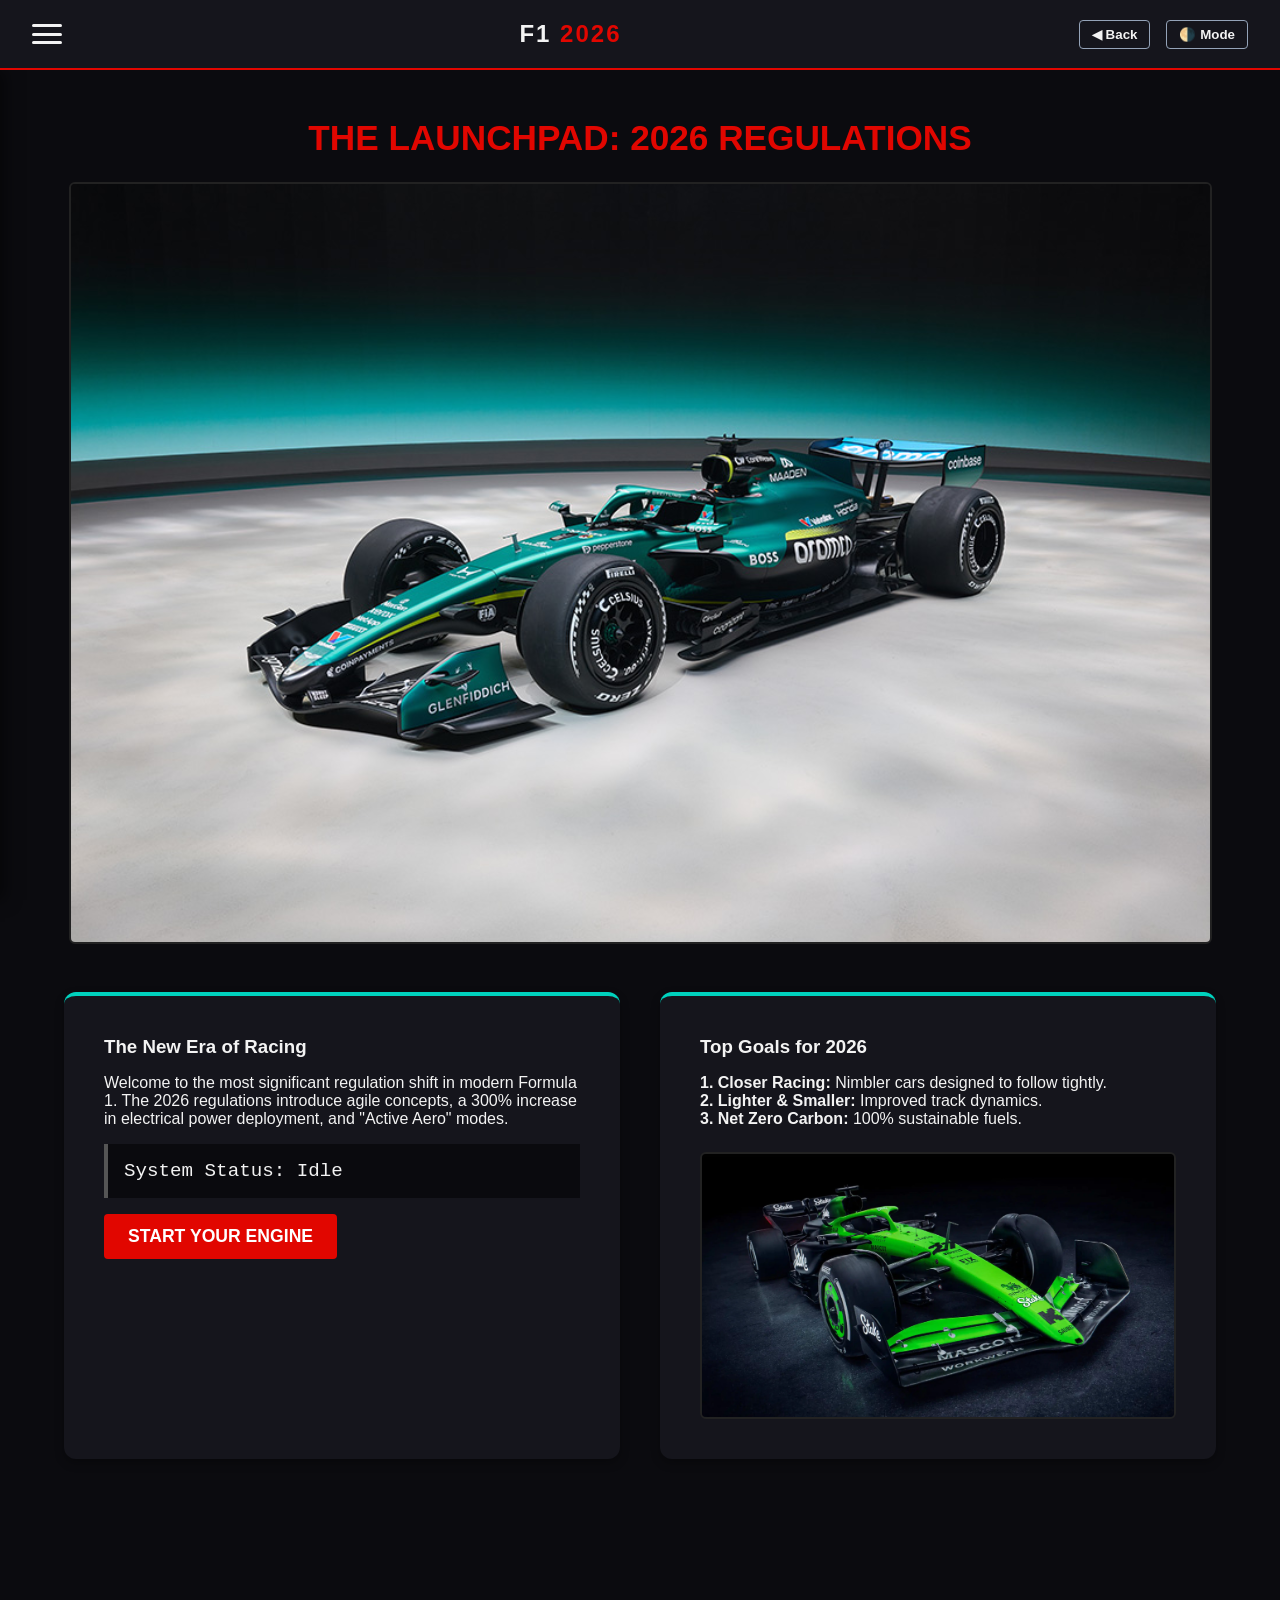
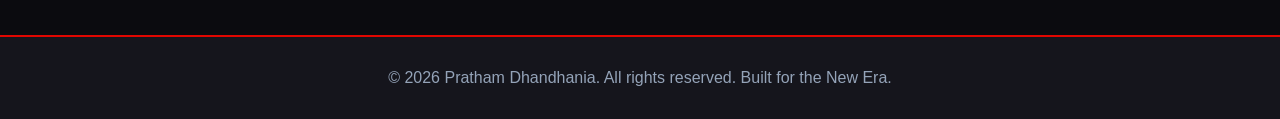
<file: index.html>
<!DOCTYPE html>
<html lang="en">
<head>
  <meta charset="UTF-8">
  <meta name="viewport" content="width=device-width, initial-scale=1.0">
  <title>F1 2026: The Launchpad</title>
  <link rel="apple-touch-icon" sizes="180x180" href="favicon/apple-touch-icon.png">
  
  <link rel="icon" type="image/png" sizes="32x32" href="favicon/favicon-32x32.png">
  <link rel="icon" type="image/png" sizes="16x16" href="favicon/favicon-16x16.png">
  <link rel="shortcut icon" href="favicon/favicon.ico">
  
  <link rel="icon" type="image/png" sizes="192x192" href="favicon/android-chrome-192x192.png">
  <link rel="icon" type="image/png" sizes="512x512" href="favicon/android-chrome-512x512.png">
  
  <link rel="manifest" href="favicon/site.webmanifest">
  <link rel="stylesheet" href="CSS/style.css">
</head>
<body>
  <input type="checkbox" id="sidebar-toggle" class="sidebar-toggle">

  <header class="header">
    <label for="sidebar-toggle" class="hamburger">
      <span></span><span></span><span></span>
    </label>
    <div class="logo">F1 <span>2026</span></div>
    <div class="top-controls">
      <button onclick="goBack()" class="control-btn">◀ Back</button>
      <button onclick="toggleDarkMode()" class="control-btn">🌗 Mode</button>
    </div>
  </header>

  <aside class="sidebar">
    <h3>Menu + F1 Related Links</h3>
    <ul>
      <li><a href="index.html">1. The Launchpad</a></li>
      <li><a href="evolution.html">2. Spec Sheet</a></li>
      <li><a href="paddock.html">3. The Paddock</a></li>
      
      <li style="margin-top: 2rem; border-top: 1px solid #333; padding-top: 1rem;">
        <a href="https://www.fia.com/" target="_blank">FIA Regulations ↗</a>
      </li>
      <li>
        <a href="https://www.formula1.com/" target="_blank">Formula1.com ↗</a>
      </li>
      <li style="margin-top: 2rem; border-top: 1px solid #333; padding-top: 1rem;">
        <a href="https://f1experiences.com/calendar-of-events" target="_blank">F1 Race Calender ↗</a>
      </li>
    </ul>
  </aside>

  <main class="main-content">
    <section id="launchpad" class="page-section">
      <h2 class="levitate" style="text-align: center;">The Launchpad: 2026 Regulations</h2>
      <img src="media/Aston martin.png" alt="F1 2026 Car Concept - Aston Martin" class="levitate" style="margin: 0 auto 3rem auto;">
      
      <div class="grid-container">
        <div class="card">
          <h3>The New Era of Racing</h3>
          <p>Welcome to the most significant regulation shift in modern Formula 1. The 2026 regulations introduce agile concepts, a 300% increase in electrical power deployment, and "Active Aero" modes.</p>
          <div class="status-box" id="systemStatus">System Status: Idle</div>
          <button class="f1-btn" onclick="engageSystem()">Start Your Engine</button>
        </div>
        
        <div class="card">
          <h3>Top Goals for 2026</h3>
          <ul>
            <li><strong>1. Closer Racing:</strong> Nimbler cars designed to follow tightly.</li>
            <li><strong>2. Lighter & Smaller:</strong> Improved track dynamics.</li>
            <li><strong>3. Net Zero Carbon:</strong> 100% sustainable fuels.</li>
          </ul>
          <img src="media/Stake F1.png" alt="Stake F1 Conceptual Render" style="margin-top: 1.5rem;">
        </div>
      </div>
    </section>
  </main>

  <script src="JS/script.js"></script>
  <footer style="background-color: var(--card-bg); padding: 2rem; text-align: center; border-top: 2px solid var(--primary-accent);">
    <p style="color: var(--text-muted);">&copy; 2026 Pratham Dhandhania. All rights reserved. Built for the New Era.</p>
  </footer>
</body>
</html>
</file>
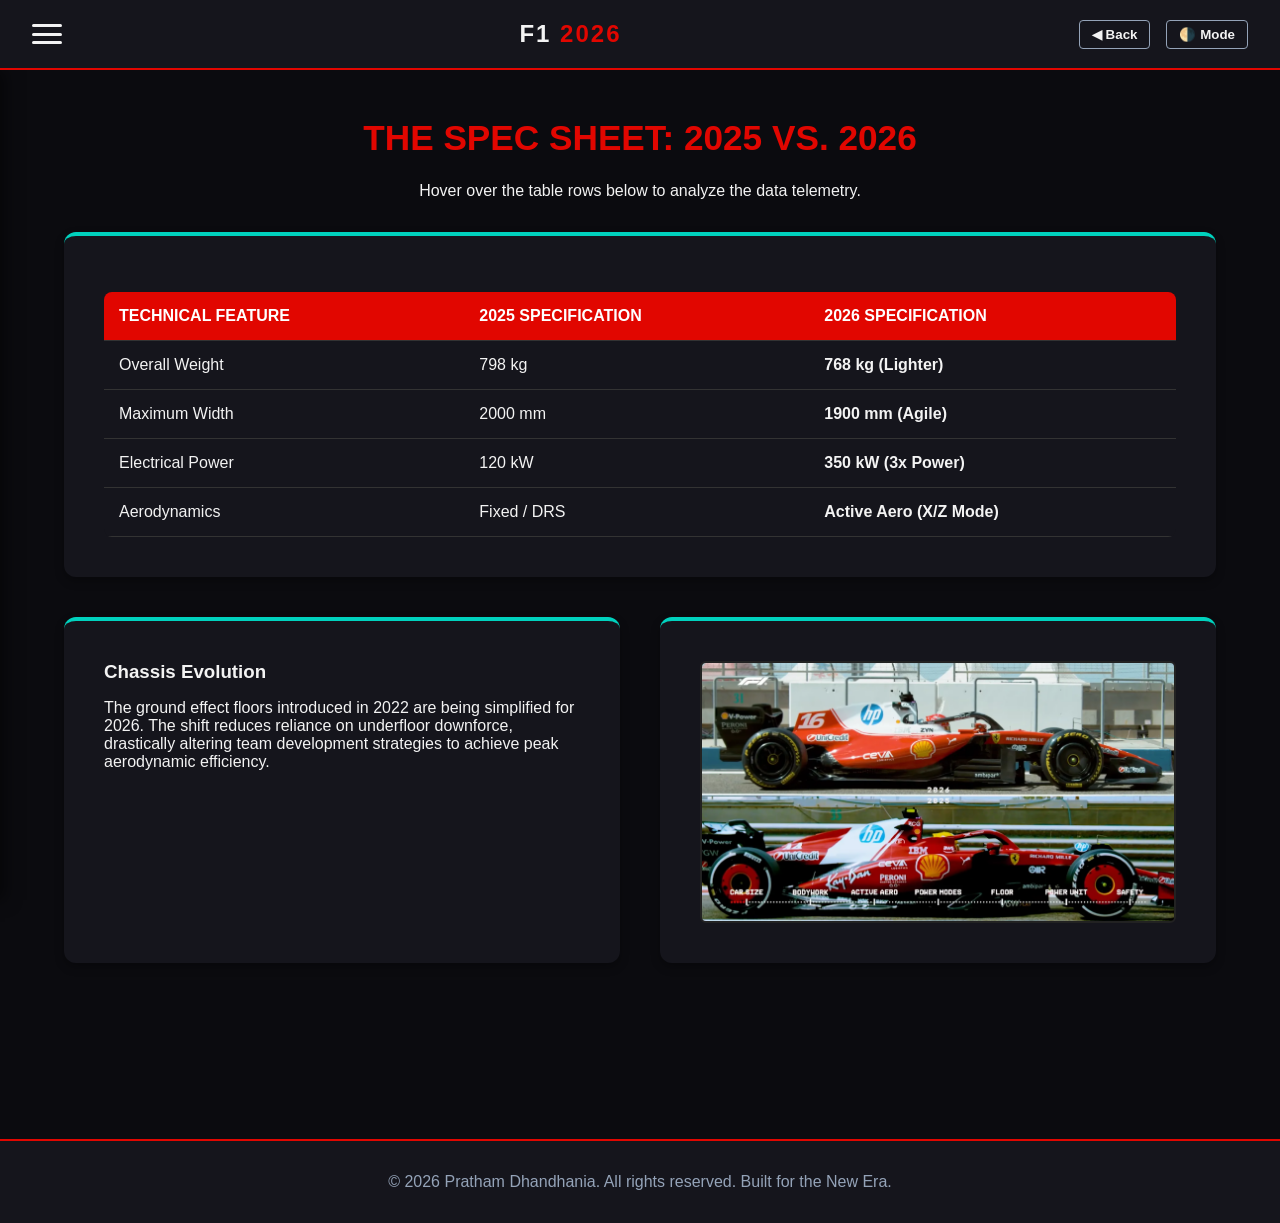
<file: evolution.html>
<!DOCTYPE html>
<html lang="en">
<head>
  <meta charset="UTF-8">
  <meta name="viewport" content="width=device-width, initial-scale=1.0">
  <title>F1 2026: The Spec Sheet</title>
  <link rel="apple-touch-icon" sizes="180x180" href="favicon/apple-touch-icon.png">
  
  <link rel="icon" type="image/png" sizes="32x32" href="favicon/favicon-32x32.png">
  <link rel="icon" type="image/png" sizes="16x16" href="favicon/favicon-16x16.png">
  <link rel="shortcut icon" href="favicon/favicon.ico">
  
  <link rel="icon" type="image/png" sizes="192x192" href="favicon/android-chrome-192x192.png">
  <link rel="icon" type="image/png" sizes="512x512" href="favicon/android-chrome-512x512.png">
  
  <link rel="manifest" href="favicon/site.webmanifest">
  <link rel="stylesheet" href="CSS/style.css">
</head>
<body>
  <input type="checkbox" id="sidebar-toggle" class="sidebar-toggle">

  <header class="header">
    <label for="sidebar-toggle" class="hamburger">
      <span></span><span></span><span></span>
    </label>
    <div class="logo">F1 <span>2026</span></div>
    <div class="top-controls">
      <button onclick="goBack()" class="control-btn">◀ Back</button>
      <button onclick="toggleDarkMode()" class="control-btn">🌗 Mode</button>
    </div>
  </header>

  <aside class="sidebar">
    <h3>Menu + F1 Related Links</h3>
    <ul>
      <li><a href="index.html">1. The Launchpad</a></li>
      <li><a href="evolution.html">2. Spec Sheet</a></li>
      <li><a href="paddock.html">3. The Paddock</a></li>
      
      <li style="margin-top: 2rem; border-top: 1px solid #333; padding-top: 1rem;">
        <a href="https://www.fia.com/" target="_blank">FIA Regulations ↗</a>
      </li>
      <li>
        <a href="https://www.formula1.com/" target="_blank">Formula1.com ↗</a>
      </li>
      <li style="margin-top: 2rem; border-top: 1px solid #333; padding-top: 1rem;">
        <a href="https://f1experiences.com/calendar-of-events" target="_blank">F1 Race Calender ↗</a>
      </li>
    </ul>
  </aside>

  <main class="main-content">
    <section id="specs" class="page-section">
      <h2 style="text-align: center;">The Spec Sheet: 2025 vs. 2026</h2>
      <p style="text-align: center; margin-bottom: 2rem;">Hover over the table rows below to analyze the data telemetry.</p>
      
      <div class="card" style="margin-bottom: 2.5rem;">
        <table>
          <thead>
            <tr>
              <th>Technical Feature</th>
              <th>2025 Specification</th>
              <th>2026 Specification</th>
            </tr>
          </thead>
          <tbody>
            <tr>
              <td>Overall Weight</td>
              <td>798 kg</td>
              <td class="spec-target">768 kg (Lighter)</td>
            </tr>
            <tr>
              <td>Maximum Width</td>
              <td>2000 mm</td>
              <td class="spec-target">1900 mm (Agile)</td>
            </tr>
            <tr>
              <td>Electrical Power</td>
              <td>120 kW</td>
              <td class="spec-target">350 kW (3x Power)</td>
            </tr>
            <tr>
              <td>Aerodynamics</td>
              <td>Fixed / DRS</td>
              <td class="spec-target">Active Aero (X/Z Mode)</td>
            </tr>
          </tbody>
        </table>
      </div>

      <div class="grid-container">
        <div class="card">
          <h3>Chassis Evolution</h3>
          <p>The ground effect floors introduced in 2022 are being simplified for 2026. The shift reduces reliance on underfloor downforce, drastically altering team development strategies to achieve peak aerodynamic efficiency.</p>
        </div>
        <div class="card">
          <img src="media/Ferrari comparison photo.png" alt="Side-by-side comparison">
        </div>
      </div>
    </section>
  </main>

  <script src="JS/script.js"></script>
  <footer style="background-color: var(--card-bg); padding: 2rem; text-align: center; border-top: 2px solid var(--primary-accent);">
    <p style="color: var(--text-muted);">&copy; 2026 Pratham Dhandhania. All rights reserved. Built for the New Era.</p>
  </footer>
</body>
</html>
</file>
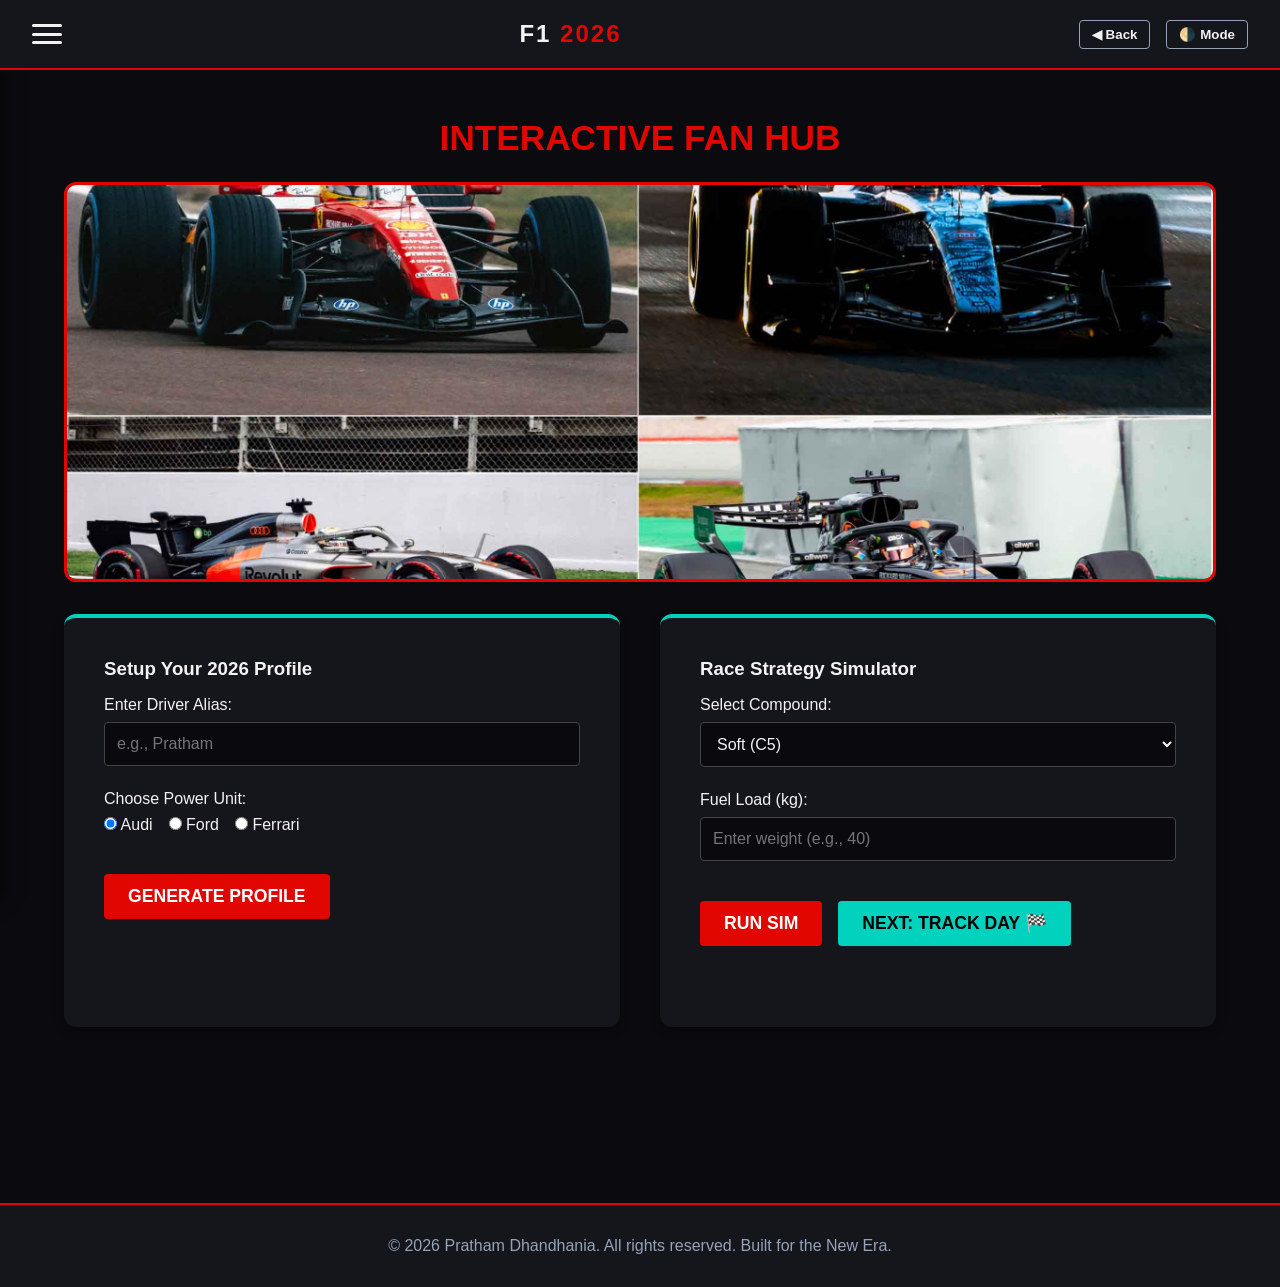
<file: paddock.html>
<!DOCTYPE html>
<html lang="en">
<head>
  <meta charset="UTF-8">
  <meta name="viewport" content="width=device-width, initial-scale=1.0">
  <title>F1 2026: The Paddock</title>
  <link rel="apple-touch-icon" sizes="180x180" href="favicon/apple-touch-icon.png">
  
  <link rel="icon" type="image/png" sizes="32x32" href="favicon/favicon-32x32.png">
  <link rel="icon" type="image/png" sizes="16x16" href="favicon/favicon-16x16.png">
  <link rel="shortcut icon" href="favicon/favicon.ico">
  
  <link rel="icon" type="image/png" sizes="192x192" href="favicon/android-chrome-192x192.png">
  <link rel="icon" type="image/png" sizes="512x512" href="favicon/android-chrome-512x512.png">
  
  <link rel="manifest" href="favicon/site.webmanifest">
  <link rel="stylesheet" href="CSS/style.css">
</head>
<body>
  <input type="checkbox" id="sidebar-toggle" class="sidebar-toggle">

  <header class="header">
    <label for="sidebar-toggle" class="hamburger">
      <span></span><span></span><span></span>
    </label>
    <div class="logo">F1 <span>2026</span></div>
    <div class="top-controls">
      <button onclick="goBack()" class="control-btn">◀ Back</button>
      <button onclick="toggleDarkMode()" class="control-btn">🌗 Mode</button>
    </div>
  </header>

  <aside class="sidebar">
    <h3>Menu + F1 Related Links</h3>
    <ul>
      <li><a href="index.html">1. The Launchpad</a></li>
      <li><a href="evolution.html">2. Spec Sheet</a></li>
      <li><a href="paddock.html">3. The Paddock</a></li>
      
      <li style="margin-top: 2rem; border-top: 1px solid #333; padding-top: 1rem;">
        <a href="https://www.fia.com/" target="_blank">FIA Regulations ↗</a>
      </li>
      <li>
        <a href="https://www.formula1.com/" target="_blank">Formula1.com ↗</a>
      </li>
      <li style="margin-top: 2rem; border-top: 1px solid #333; padding-top: 1rem;">
        <a href="https://f1experiences.com/calendar-of-events" target="_blank">F1 Race Calender ↗</a>
      </li>
    </ul>
  </aside>

  <main class="main-content">
    <section id="paddock" class="page-section">
      <h2 style="text-align: center;">Interactive Fan Hub</h2>
      
      <img src="media/Mixed image.png" alt="F1 Cars" class="hero-banner levitate">
      
      <div class="grid-container">
        
        <div class="card">
          <h3>Setup Your 2026 Profile</h3>
          <form class="paddock-form">
            <div class="form-group">
              <label for="driverAlias">Enter Driver Alias:</label>
              <input type="text" id="driverAlias" placeholder="e.g., Pratham">
            </div>
            <div class="form-group">
              <label>Choose Power Unit:</label>
              <div class="radio-group">
                <label><input type="radio" name="powerUnit" value="Audi" checked> Audi</label>
                <label><input type="radio" name="powerUnit" value="Ford-Red Bull"> Ford</label>
                <label><input type="radio" name="powerUnit" value="Ferrari"> Ferrari</label>
              </div>
            </div>
            <button class="f1-btn" onclick="processProfile(event)">Generate Profile</button>
          </form>
          <div id="profileOutput" style="margin-top: 1rem; font-weight: bold; height: 25px;"></div>
        </div>

        <div class="card">
          <h3>Race Strategy Simulator</h3>
          <form class="paddock-form">
            <div class="form-group">
              <label for="tireType">Select Compound:</label>
              <select id="tireType">
                <option value="Soft">Soft (C5)</option>
                <option value="Medium">Medium (C3)</option>
                <option value="Hard">Hard (C1)</option>
              </select>
            </div>
            <div class="form-group">
              <label for="fuelKg">Fuel Load (kg):</label>
              <input type="number" id="fuelKg" placeholder="Enter weight (e.g., 40)">
            </div>
            
            <div style="display: flex; gap: 1rem;">
              <button class="f1-btn" onclick="runStrategySim(event)">Run Sim</button>
              <button type="button" class="f1-btn" style="background-color: var(--secondary-accent); color: #000;" onclick="nextPhase()">Next: Track Day 🏁</button>
            </div>
          </form>
          <div id="simResult" style="margin-top: 1rem; font-weight: bold; height: 25px;"></div>
        </div>

      </div>
    </section>
  </main>

  <script src="JS/script.js"></script>
  <footer style="background-color: var(--card-bg); padding: 2rem; text-align: center; border-top: 2px solid var(--primary-accent);">
    <p style="color: var(--text-muted);">&copy; 2026 Pratham Dhandhania. All rights reserved. Built for the New Era.</p>
  </footer>
</body>
</html>
</file>
<file: CSS/style.css>
/* =========================================
   1. F1 Theme Variables (Dark & Light)
   ========================================= */
:root {
  /* Default Dark Mode */
  --bg-color: #0B0B0F; 
  --primary-accent: #E10600; 
  --secondary-accent: #00D2BE; 
  --text-light: #F3F3F3; 
  --text-muted: #94a3b8;
  --card-bg: #15151C; 
  --shadow-color: rgba(0, 210, 190, 0.2);
  
  --header-height: 70px;
  --font-main: 'Segoe UI', Tahoma, Geneva, Verdana, sans-serif;
}

/* Light Mode Overrides */
body.light-mode {
  --bg-color: #f4f4f9;
  --text-light: #111111;
  --text-muted: #555555;
  --card-bg: #ffffff;
  --shadow-color: rgba(0, 0, 0, 0.15);
}

* {
  margin: 0;
  padding: 0;
  box-sizing: border-box;
}

body {
  font-family: var(--font-main);
  background-color: var(--bg-color);
  color: var(--text-light);
  display: flex;
  flex-direction: column;
  min-height: 100vh;
  padding-top: var(--header-height);
  overflow-x: hidden;
  transition: background-color 0.4s ease, color 0.4s ease;
}

a { text-decoration: none; color: var(--secondary-accent); }
ul { list-style: none; }
img { max-width: 100%; border-radius: 6px; border: 2px solid #222; display: block; }

/* =========================================
   2. Header & Top Controls
   ========================================= */
.header {
  position: fixed;
  top: 0;
  left: 0;
  width: 100%;
  height: var(--header-height);
  background-color: var(--card-bg);
  display: flex;
  align-items: center;
  justify-content: space-between;
  padding: 0 2rem;
  z-index: 1000;
  border-bottom: 2px solid var(--primary-accent);
  transition: background-color 0.4s ease;
}

.logo {
  font-size: 1.5rem;
  font-weight: bold;
  text-transform: uppercase;
  letter-spacing: 2px;
}
.logo span { color: var(--primary-accent); }

.top-controls {
  display: flex;
  gap: 1rem;
}

.control-btn {
  background: transparent;
  color: var(--text-light);
  border: 1px solid var(--text-muted);
  padding: 6px 12px;
  border-radius: 4px;
  cursor: pointer;
  font-weight: bold;
  transition: all 0.3s ease;
}
.control-btn:hover {
  background: var(--primary-accent);
  color: #fff;
  border-color: var(--primary-accent);
}

/* =========================================
   3. Universal Hamburger & Sidebar
   ========================================= */
.sidebar-toggle { display: none; }

.hamburger {
  display: flex;
  flex-direction: column;
  justify-content: space-between;
  width: 30px;
  height: 20px;
  cursor: pointer;
  z-index: 1001;
}
.hamburger span {
  display: block;
  height: 3px;
  width: 100%;
  background-color: var(--text-light);
  border-radius: 2px;
  transition: all 0.3s ease;
}

.sidebar {
  position: fixed;
  top: var(--header-height);
  left: -280px; /* Hidden off-screen by default */
  width: 280px;
  height: calc(100vh - var(--header-height));
  background-color: var(--card-bg);
  padding: 2rem;
  border-right: 2px solid var(--secondary-accent);
  transition: left 0.4s cubic-bezier(0.4, 0, 0.2, 1);
  z-index: 999;
  box-shadow: 5px 0 15px rgba(0,0,0,0.5);
}

.sidebar h3 { margin-bottom: 1.5rem; color: var(--primary-accent); text-transform: uppercase; }
.sidebar li { margin-bottom: 1.2rem; font-size: 1.1rem; }
.sidebar a { color: var(--text-light); transition: padding-left 0.3s ease, color 0.3s ease; }
.sidebar a:hover { color: var(--secondary-accent); padding-left: 10px; }

/* THE MAGIC: Checking the hidden box slides the sidebar in */
.sidebar-toggle:checked ~ .sidebar { left: 0; }
/* Animate the hamburger into an X */
.sidebar-toggle:checked ~ .header .hamburger span:nth-child(1) { transform: translateY(8px) rotate(45deg); }
.sidebar-toggle:checked ~ .header .hamburger span:nth-child(2) { opacity: 0; }
.sidebar-toggle:checked ~ .header .hamburger span:nth-child(3) { transform: translateY(-9px) rotate(-45deg); }

/* =========================================
   4. Main Content Areas & Animations
   ========================================= */
.main-content {
  flex: 1;
  padding: 3rem 5%; /* Expands main page */
  max-width: 1400px;
  margin: 0 auto;
  width: 100%;
}

.page-section { margin-bottom: 5rem; padding-bottom: 3rem; }
h2 { color: var(--primary-accent); text-transform: uppercase; margin-bottom: 1.5rem; font-size: 2.2rem; }
h3 { margin-bottom: 1rem; color: var(--text-light); }

/* GRID & CARDS (The Pop Effect) */
.grid-container { display: grid; grid-template-columns: 1fr 1fr; gap: 2.5rem; margin-top: 2rem; }

.card { 
  background: var(--card-bg); 
  padding: 2.5rem; 
  border-radius: 12px; 
  border-top: 4px solid var(--secondary-accent);
  box-shadow: 0 4px 10px rgba(0,0,0,0.3);
  transition: transform 0.4s cubic-bezier(0.175, 0.885, 0.32, 1.275), box-shadow 0.4s ease;
}

/* Hover Pop Effect */
.card:hover {
  transform: scale(1.03) translateY(-8px);
  box-shadow: 0 15px 30px var(--shadow-color);
  z-index: 10;
}

/* LEVITATION ANIMATION */
.levitate { animation: float 4s ease-in-out infinite; }
@keyframes float {
  0% { transform: translateY(0px); }
  50% { transform: translateY(-15px); }
  100% { transform: translateY(0px); }
}

/* Paddock Specific Layout */
.hero-banner {
  width: 100%;
  height: 400px;
  object-fit: cover;
  border-radius: 12px;
  margin-bottom: 2rem;
  border: 3px solid var(--primary-accent);
}

/* Elements */
.f1-btn {
  background-color: var(--primary-accent); color: #fff; border: none; padding: 12px 24px;
  font-size: 1.1rem; font-weight: bold; text-transform: uppercase; cursor: pointer;
  border-radius: 4px; transition: background 0.3s ease, transform 0.2s ease; margin-top: 1rem;
}
.f1-btn:hover { background-color: var(--secondary-accent); color: #000; transform: scale(1.05); }

.status-box { background: rgba(0,0,0,0.5); padding: 1rem; margin-top: 1rem; border-left: 4px solid #555; font-family: monospace; font-size: 1.2rem; }
body.light-mode .status-box { background: #eee; }

table { 
  width: 100%; 
  border-collapse: collapse; 
  margin-top: 1rem; 
  background: var(--card-bg); 
  border-radius: 8px; 
  overflow: hidden; 
}

th, td { 
  padding: 15px; 
  text-align: left; 
  border-bottom: 1px solid #333; 
  transition: all 0.3s ease; /* Smooth transition for color and background */
}

th { 
  background-color: var(--primary-accent); 
  color: #fff; 
  text-transform: uppercase; 
}

body.light-mode th, body.light-mode td { 
  border-bottom: 1px solid #ddd; 
}

/* NEW: Individual Table Line Hover Effect */
tbody tr {
  transition: transform 0.3s ease, background-color 0.3s ease;
}

tbody tr:hover {
  background-color: var(--shadow-color); /* Green glowing background */
  transform: scale(1.02); /* Slight pop out effect */
}

tbody tr:hover td {
  color: var(--secondary-accent); /* Turns the text green on hover */
  font-weight: bold; /* Optional: makes it stand out even more */
}

.spec-target {
  font-weight: bold;
}
table { width: 100%; border-collapse: collapse; margin-top: 1rem; background: var(--card-bg); border-radius: 8px; overflow: hidden; }
th, td { padding: 15px; text-align: left; border-bottom: 1px solid #333; transition: background 0.3s ease; }
th { background-color: var(--primary-accent); color: #fff; text-transform: uppercase; }
body.light-mode th, body.light-mode td { border-bottom: 1px solid #ddd; }
.winner-highlight { background-color: rgba(0, 210, 190, 0.2); color: var(--secondary-accent); font-weight: bold; }

.form-group { display: flex; flex-direction: column; gap: 0.5rem; margin-bottom: 1.5rem;}
input[type="text"], input[type="number"], select { padding: 12px; background: rgba(0,0,0,0.5); border: 1px solid #444; color: var(--text-light); font-size: 1rem; border-radius: 4px; }
body.light-mode input, body.light-mode select { background: #fff; border-color: #ccc; }
input:focus, select:focus { outline: none; border-color: var(--secondary-accent); }
.radio-group, .checkbox-group { display: flex; gap: 1rem; flex-wrap: wrap; }

@media (max-width: 1024px) {
  .grid-container { grid-template-columns: 1fr; }
  .hero-banner { height: 250px; }
}
</file>
